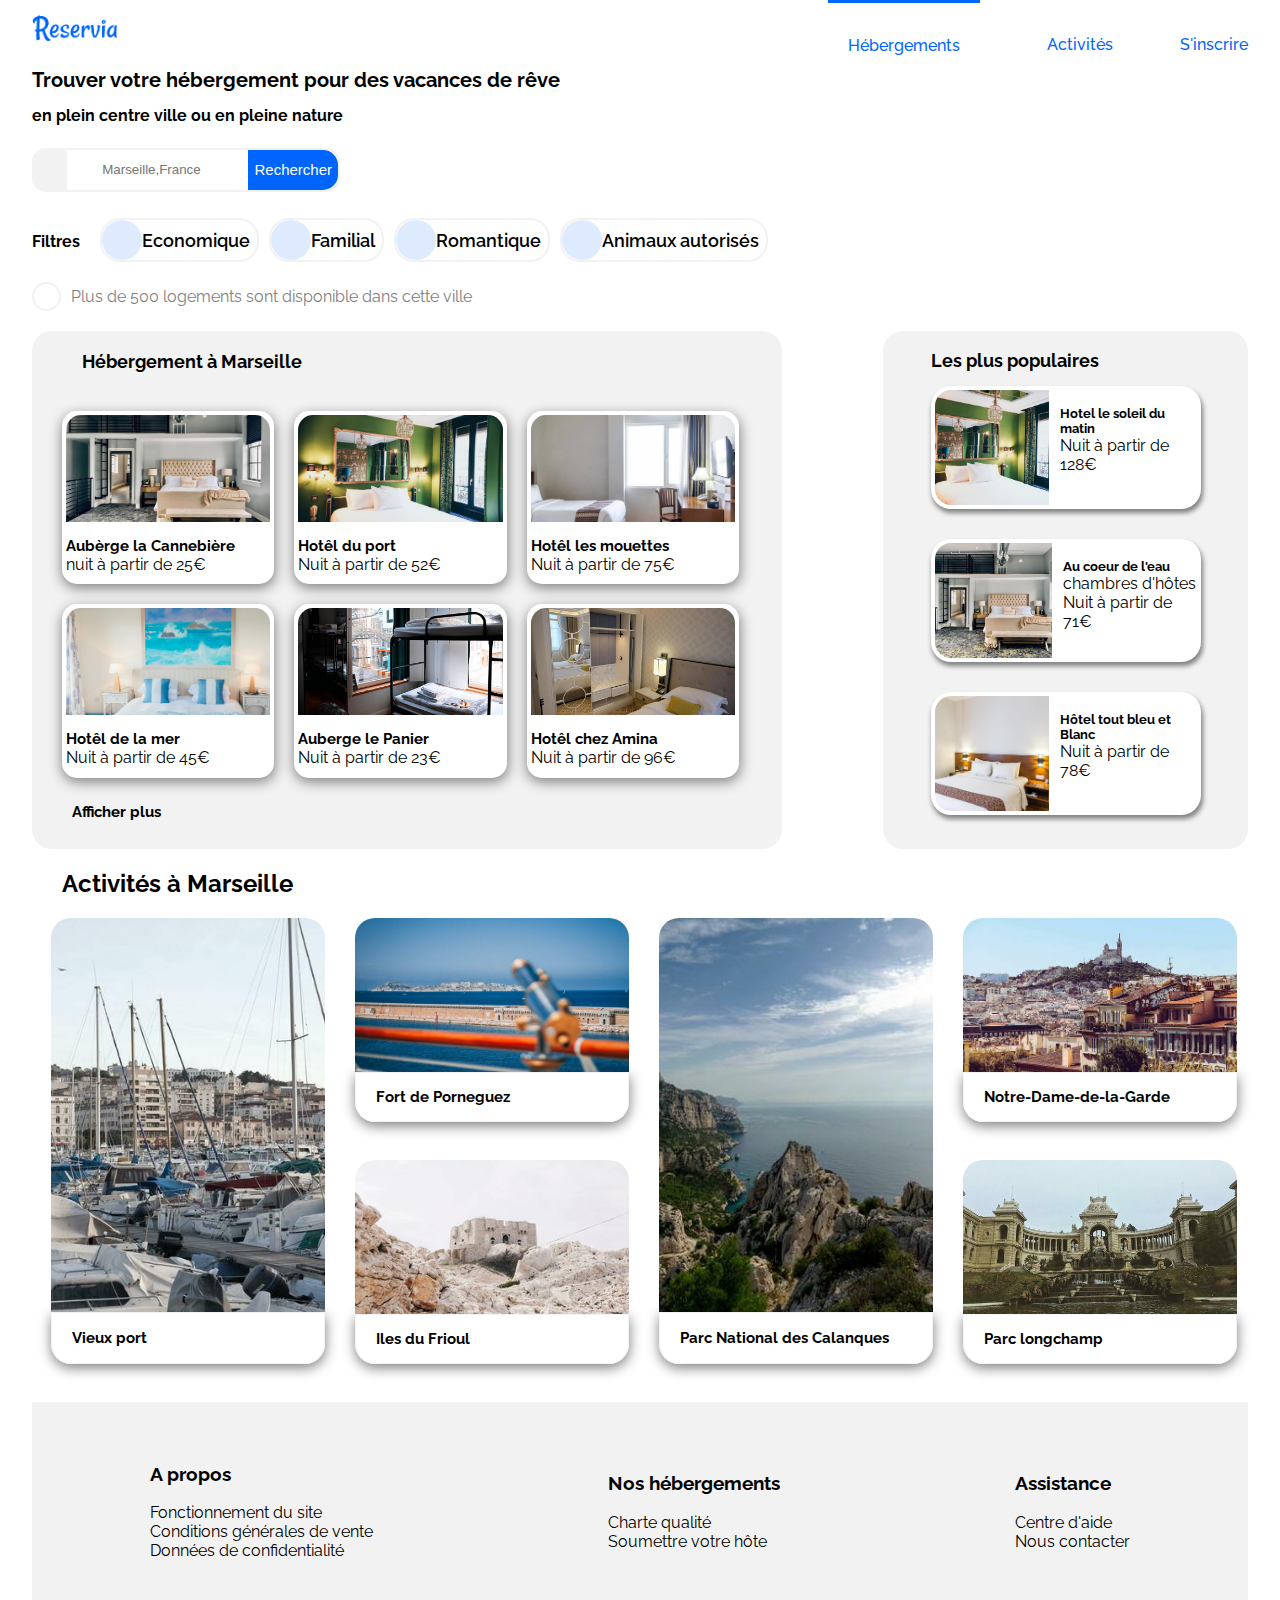
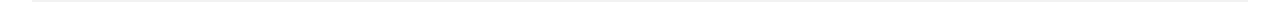
<file: index.html>
<!DOCTYPE html>

<html lang="fr">

<head>
    <meta charset="utf-8">
    <link rel="stylesheet" href="https://pro.fontawesome.com/releases/v5.10.0/css/all.css"
        integrity="sha384-AYmEC3Yw5cVb3ZcuHtOA93w35dYTsvhLPVnYs9eStHfGJvOvKxVfELGroGkvsg+p" crossorigin="anonymous" />
    <link rel="stylesheet" href="style.css">
    <link rel="preconnect" href="https://fonts.gstatic.com">
    <link href="https://fonts.googleapis.com/css2?family=Raleway:wght@100;200;300;400;500;600;700;800;900&display=swap"
        rel="stylesheet">
    <meta name="viewport" content="width=device-width, initial-scale=1.0">
    <title>Reservia</title>
</head>

<body>
    <div id="containerGeneral">
        <header class="header">
            <div class="logo">
                <img src="images/Reservia.png" class="logoImg" alt="logo" />
            </div>
            <a href="#middle" class="hebergement">Hébergements</a>
            <a href="#bot" class="activity_link">Activités</a>
            <a href="" class="signup">S'inscrire</a>
        </header>


        <div id="site-search">


            <h1 class="title">Trouver votre hébergement pour des vacances de rêve</h1>
            <span class="subTitle">en plein centre ville ou en pleine nature</span>


            <div class="search">

                <div class="icon-position"><i class="fas fa-map-marker-alt"></i></div><input type="search"
                    placeholder="Marseille,France" name="q" aria-label="Search through site content">

                <button class="button-search">Rechercher</button>
                <button class="button-search-mobile"><i class="fas fa-search"></i></button>
            </div>
        </div>




        <div class="filter">
            <div class="icon-menu-title bold">
                <h2>Filtres</h2>
            </div>
            <div class="filter-child">

                <div class="icon-menu border"><i class="fas fa-money-bill-wave"></i>
                    <span>Economique</span>
                </div>
                <div class="icon-menu border"><i class="fas fa-users"></i>
                    <span>Familial</span>
                </div>
                <div class="icon-menu border"><i class="fas fa-heart"></i>
                    <span>Romantique</span>
                </div>
                <div class="icon-menu border"><i class="fas fa-dog"></i>
                    <span>Animaux autorisés</span>
                </div>
            </div>
        </div>
        <div class="icon-blue"><i class="fas fa-info bord"></i>
            <span>Plus de 500 logements sont disponible dans cette
                ville</span>
        </div>

        <section>
            <a id="middle"></a>
            <div class="container-top">
                <div class="logement radius">
                    <div class="titleMenu">
                        <h2>Hébergement à Marseille</h2>
                    </div>

                    <div class="galerieMenu b">
                        <div class="galerie-top">
                            <a href=""><img src="images/chambre.jpg" alt="chambre d'hôtel"></a>
                            <h3>Aubèrge la Cannebière</h3>
                            <span>nuit à partir de 25€</span>
                            <div class="galerie-top-icon">
                                <i class="fas fa-star blue-star"></i>
                                <i class="fas fa-star blue-star"></i>
                                <i class="fas fa-star blue-star"></i>
                                <i class="fas fa-star blue-star"></i>
                                <i class="fas fa-star grey-star"></i>
                            </div>

                        </div>
                        <div class="galerie-top">
                            <a href=""><img src="images/ch2.jpg" alt="chambre d'hotêl"></a>
                            <h3>Hotêl du port</h3>
                            <span>Nuit à partir de 52€</span>
                            <div class="galerie-top-icon">
                                <i class="fas fa-star blue-star"></i>
                                <i class="fas fa-star blue-star"></i>
                                <i class="fas fa-star blue-star"></i>
                                <i class="fas fa-star blue-star"></i>
                                <i class="fas fa-star blue-star"></i>
                            </div>
                        </div>
                        <div class="galerie-top">
                            <a href=""><img src="images/ch3.jpg" alt="chambre d'hôtel"></a>
                            <h3>Hotêl les mouettes</h3>
                            <span>Nuit à partir de 75€</span>
                            <div class="galerie-top-icon">
                                <i class="fas fa-star blue-star"></i>
                                <i class="fas fa-star blue-star"></i>
                                <i class="fas fa-star blue-star"></i>
                                <i class="fas fa-star blue-star"></i>
                                <i class="fas fa-star grey-star"></i>
                            </div>
                        </div>
                        <div class="galerie-top">
                            <a href=""><img src="images/hotelMer.jpg" alt="chambre d'hotêl"></a>
                            <h3>Hotêl de la mer</h3>
                            <span>Nuit à partir de 45€</span>
                            <div class="galerie-top-icon">
                                <i class="fas fa-star blue-star"></i>
                                <i class="fas fa-star blue-star"></i>
                                <i class="fas fa-star blue-star"></i>
                                <i class="fas fa-star grey-star"></i>
                                <i class="fas fa-star grey-star"></i>
                            </div>
                        </div>
                        <div class="galerie-top">
                            <a href=""><img src="images/ch5.jpg" alt="chambre d'hôtel"></a>
                            <h3>Auberge le Panier</h3>
                            <span>Nuit à partir de 23€</span>
                            <div class="galerie-top-icon">
                                <i class="fas fa-star blue-star"></i>
                                <i class="fas fa-star blue-star"></i>
                                <i class="fas fa-star blue-star"></i>
                                <i class="fas fa-star blue-star"></i>
                                <i class="fas fa-star grey-star"></i>
                            </div>
                        </div>
                        <div class="galerie-top">
                            <a href=""><img src="images/ch7.jpg" alt="chambre d'hôtel"></a>
                            <h3>Hotêl chez Amina</h3>
                            <span>Nuit à partir de 96€</span>
                            <div class="galerie-top-icon">
                                <i class="fas fa-star blue-star"></i>
                                <i class="fas fa-star blue-star"></i>
                                <i class="fas fa-star blue-star"></i>
                                <i class="fas fa-star blue-star"></i>
                                <i class="fas fa-star blue-star"></i>
                            </div>
                        </div>
                    </div>
                    <div class="show b">
                        <h3>Afficher plus</h3>
                    </div>

                </div>
                <div class="container-top-right b radius">
                    <div class="containerLogement">
                        <div class="title-populaire">
                            <h2>Les plus populaires</h2>
                            <i class="fas fa-chart-line"></i>
                        </div>
                        <div class="logement-top-right radius">
                            <a href=""><img src="images/ch2.jpg" alt="chambre d'hotêl"></a>
                            <div class="topRightSpan">
                                <h3>Hotel le soleil du matin</h3>
                                <span>Nuit à partir de 128€</span>
                                <div class="galerie-top-icon">
                                    <i class="fas fa-star blue-star"></i>
                                    <i class="fas fa-star blue-star"></i>
                                    <i class="fas fa-star blue-star"></i>
                                    <i class="fas fa-star blue-star"></i>
                                    <i class="fas fa-star blue-star"></i>
                                </div>
                            </div>
                        </div>
                        <div class="logement-top-right radius">
                            <a href=""><img src="images/chambreHote.jpg" alt="chambre d'hotêl"></a>
                            <div class="topRightSpan">
                                <h3>Au coeur de l'eau</h3>
                                <span>chambres d'hôtes</span>
                                <span>Nuit à partir de 71€</span>
                                <div class="galerie-top-icon">
                                    <i class="fas fa-star blue-star"></i>
                                    <i class="fas fa-star blue-star"></i>
                                    <i class="fas fa-star blue-star"></i>
                                    <i class="fas fa-star blue-star"></i>
                                    <i class="fas fa-star grey-star"></i>
                                </div>
                            </div>
                        </div>
                        <div class="logement-top-right radius">
                            <a href=""><img src="images/hotelBleu.jpg" alt="hotêl"></a>
                            <div class="topRightSpan">
                                <h3>Hôtel tout bleu et Blanc</h3>
                                <span>Nuit à partir de 78€</span>
                                <div class="galerie-top-icon">
                                    <i class="fas fa-star blue-star"></i>
                                    <i class="fas fa-star blue-star"></i>
                                    <i class="fas fa-star blue-star"></i>
                                    <i class="fas fa-star blue-star"></i>
                                    <i class="fas fa-star grey-star"></i>
                                </div>
                            </div>
                        </div>
                    </div>
                </div>
            </div>
        </section>
        <section>
            <a id="bot"></a>
            <div class="activity">
                <h2>Activités à Marseille</h2>
            </div>

            <div class="container-middle b">

                <div class="largePicture">
                    <a href=""><img src="images/port.jpg" alt="port"></a>
                    <div class="activity-title">
                        <h3>Vieux port</h3>
                    </div>
                </div>
                <div class="smallPicture">
                    <div class="childSmallPicture">
                        <a href=""><img src="images/ile.jpg" alt="île"></a>
                        <div class="activity-title-column">
                            <h3>Fort de Porneguez</h3>
                        </div>
                    </div>

                    <div class="childSmallPicture">
                        <img src="images/fort.jpg" alt="fort ">
                        <div class="activity-title-column">
                            <h3>Iles du Frioul</h3>
                        </div>
                    </div>
                </div>
                <div class="largePicture">
                    <img src="images/montagne.jpg" alt="montagne">
                    <div class="activity-title">
                        <h3>Parc National des Calanques</h3>
                    </div>
                </div>
                <div class="smallPicture">

                    <div class="childSmallPicture">
                        <div class="small-picture">
                            <a href=""><img src="images/NotreDame.jpg" alt="Notre Dame"></a>
                            <div class="activity-title-column">
                                <h3>Notre-Dame-de-la-Garde</h3>
                            </div>
                        </div>
                    </div>
                    <div class="childSmallPicture">
                        <div class="small-picture">
                            <a href=""><img src="images/lena.jpg" alt="photo"></a>
                            <div class="activity-title-column">
                                <h3>Parc longchamp</h3>
                            </div>
                        </div>

                    </div>
                </div>
            </div>
        </section>
        <footer>
            <div class="container-bottom">
                <div class="content-bottom">
                    <h3><a href="#">A propos</a></h3>
                    <span><a href="#">Fonctionnement du site</a></span>
                    <span><a href="#">Conditions générales de vente</a></span>
                    <span><a href="#">Données de confidentialité</a></span>
                </div>
                <div class="content-bottom">
                    <h3><a href="#">Nos hébergements</a></h3>
                    <span><a href="#">Charte qualité</a></span>
                    <span><a href="#">Soumettre votre hôte</a></span>
                </div>
                <div class="content-bottom">
                    <h3><a href="#">Assistance</a></h3>
                    <span><a href="#">Centre d'aide</a></span>
                    <span><a href="#">Nous contacter</a></span>
                </div>

            </div>

        </footer>

    </div>
</body>

</html>
</file>
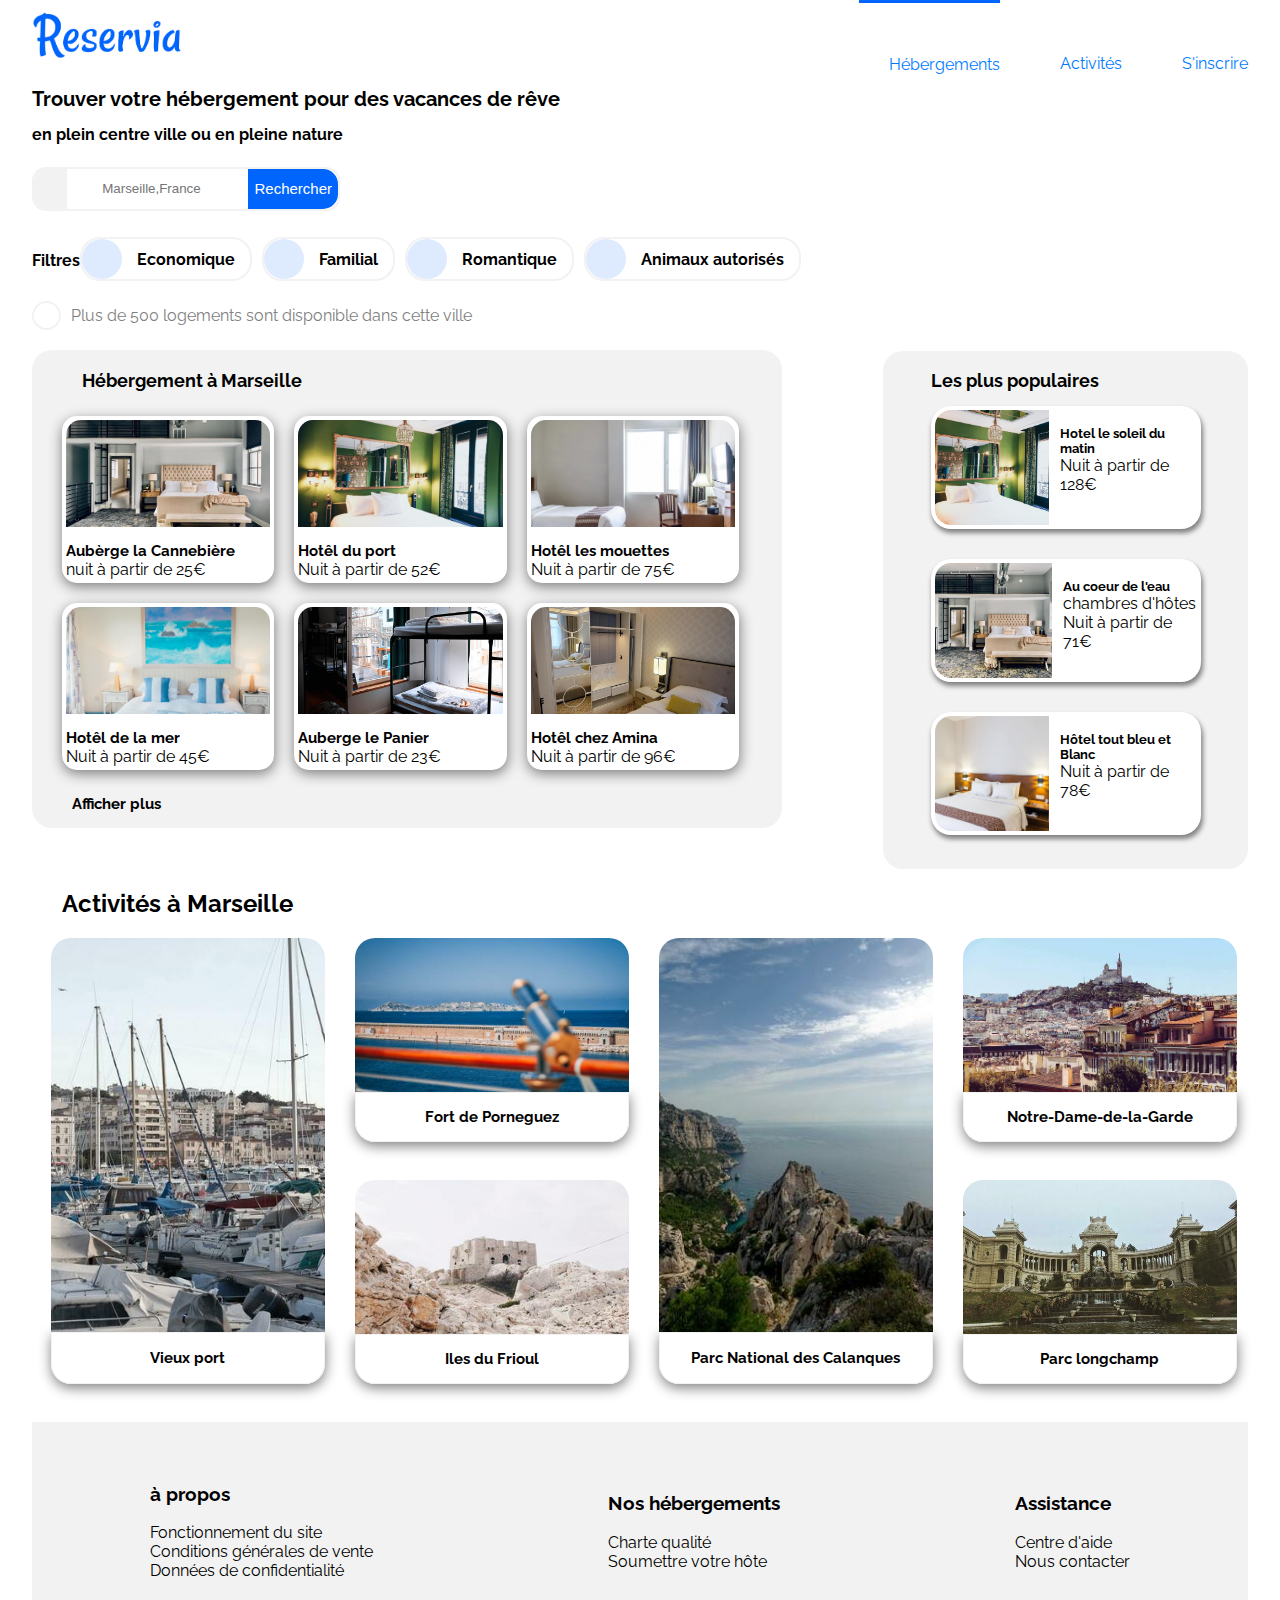
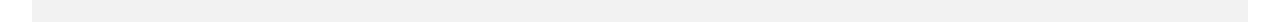
<file: P2_Vicente_Francis/index.html>
<!DOCTYPE html>

<html>

<head>
    <meta charset="utf-8">
    <link rel="stylesheet" href="https://pro.fontawesome.com/releases/v5.10.0/css/all.css"
        integrity="sha384-AYmEC3Yw5cVb3ZcuHtOA93w35dYTsvhLPVnYs9eStHfGJvOvKxVfELGroGkvsg+p" crossorigin="anonymous" />
    <link rel="stylesheet" href="style.css">
    <link rel="preconnect" href="https://fonts.gstatic.com">
    <link href="https://fonts.googleapis.com/css2?family=Raleway:wght@100;200;300;400;500;600;700;800;900&display=swap"
        rel="stylesheet">
    <meta name="viewport" content="width=device-width, initial-scale=1.0">
    <title>Reservia</title>
</head>

<body>
    <div id="containerGeneral">
        <header class="header">
            <div class="logo">
                <img src="images/Reservia.png" class="logoImg" alt="logo" />

                <div class="signUpMobile">
                    <a href="">S'inscrire</a>
                </div>
            </div>
            <nav>
                <a href="" class="borderline">Hébergements</a>
                <a href="" class="borderline_mobile">Hébergements</a>
                <a href="" class="activity">Activités</a>
                <a href="" class="signUp">S'inscrire</a>
            </nav>
        </header>


        <div id="site-search">
        

            <h1 class="title">Trouver votre hébergement pour des vacances de rêve</h1>
            <span class="subTitle">en plein centre ville ou en pleine nature</span>


            <div class="search">
               
                <div class="icon-position"><i class="fas fa-map-marker-alt"></i></div><input type="search"
                   placeholder="Marseille,France" name="q" aria-label="Search through site content">
            
                <button class="button-search">Rechercher</button>
                <button class="button-search-mobile"><i class="fas fa-search"></i></button>
            </div>
        </div>




        <div class="filter">
            <div class="icon-menu-title bold">
                <h2>Filtres</h2>
            </div>
            <div class="filter-child">
                
                <div class="icon-menu border"><i class="fas fa-money-bill-wave"></i>
                    <h4>Economique</h4>
                </div>
                <div class="icon-menu border"><i class="fas fa-users"></i>
                    <h4>Familial</h4>
                </div>
                <div class="icon-menu border"><i class="fas fa-heart"></i>
                    <h4>Romantique</h4>
                </div>
                <div class="icon-menu border"><i class="fas fa-dog"></i>
                    <h4>Animaux autorisés</h4>
                </div>
            </div>
        </div>
        <div class="icon-blue"><i class="fas fa-info bord"></i>
            <span>Plus de 500 logements sont disponible dans cette
                ville</span>
        </div>

        <section>
            <div class="container-top">
                <div class="logement radius">
                    <div class="titleMenu">
                        <h2>Hébergement à Marseille</h2>
                    </div>

                    <div class="galerieMenu b">
                        <div class="galerie-top">
                            <a href=""><img src="images/chambre.jpg" alt="chambre"></a>
                            <h3>Aubèrge la Cannebière</h3>
                            <span>nuit à partir de 25€</span>
                            <div class="galerie-top-icon">
                                <i class="fas fa-star blue-star"></i>
                                <i class="fas fa-star blue-star"></i>
                                <i class="fas fa-star blue-star"></i>
                                <i class="fas fa-star blue-star"></i>
                                <i class="fas fa-star"></i>
                            </div>

                        </div>
                        <div class="galerie-top">
                            <a href=""><img src="images/ch2.jpg" alt="chambre"></a>
                            <h3>Hotêl du port</h3>
                            <span>Nuit à partir de 52€</span>
                            <div galerie-top-icon>
                                <i class="fas fa-star blue-star"></i>
                                <i class="fas fa-star blue-star"></i>
                                <i class="fas fa-star blue-star"></i>
                                <i class="fas fa-star blue-star"></i>
                                <i class="fas fa-star blue-star"></i>
                            </div>
                        </div>
                        <div class="galerie-top">
                            <a href=""><img src="images/ch3.jpg" alt="chambre"></a>
                            <h3>Hotêl les mouettes</h3>
                            <span>Nuit à partir de 75€</span>
                            <div class="galerie-top-icon">
                                <i class="fas fa-star blue-star"></i>
                                <i class="fas fa-star blue-star"></i>
                                <i class="fas fa-star blue-star"></i>
                                <i class="fas fa-star blue-star"></i>
                                <i class="fas fa-star"></i>
                            </div>
                        </div>
                        <div class="galerie-top">
                            <a href=""><img src="images/hotelMer.jpg" alt="chambre"></a>
                            <h3>Hotêl de la mer</h3>
                            <span>Nuit à partir de 45€</span>
                            <div class="galerie-top-icon">
                                <i class="fas fa-star blue-star"></i>
                                <i class="fas fa-star blue-star"></i>
                                <i class="fas fa-star blue-star"></i>
                                <i class="fas fa-star"></i>
                                <i class="fas fa-star"></i>
                            </div>
                        </div>
                        <div class="galerie-top">
                            <a href=""><img src="images/ch5.jpg" alt="chambre"></a>
                            <h3>Auberge le Panier</h3>
                            <span>Nuit à partir de 23€</span>
                            <div class="galerie-top-icon">
                                <i class="fas fa-star blue-star"></i>
                                <i class="fas fa-star blue-star"></i>
                                <i class="fas fa-star blue-star"></i>
                                <i class="fas fa-star blue-star"></i>
                                <i class="fas fa-star"></i>
                            </div>
                        </div>
                        <div class="galerie-top">
                            <a href=""><img src="images/ch7.jpg" alt="chambre"></a>
                            <h3>Hotêl chez Amina</h3>
                            <span>Nuit à partir de 96€</span>
                            <div class="galerie-top-icon">
                                <i class="fas fa-star blue-star"></i>
                                <i class="fas fa-star blue-star"></i>
                                <i class="fas fa-star blue-star"></i>
                                <i class="fas fa-star blue-star"></i>
                                <i class="fas fa-star blue-star"></i>
                            </div>
                        </div>
                    </div>
                    <div class="show b">
                        <h3>Afficher plus</h3>
                    </div>

                </div>
                <div class="container-top-right b radius">
                    <div class="containerLogement">
                        <div class="title-populaire">
                            <h2>Les plus populaires</h2>
                            <i class="fas fa-chart-line"></i>
                        </div>
                        <div class="logement-top-right radius">
                            <a href=""><img src="images/ch2.jpg" alt="chambre"></a>
                            <div class="topRightSpan">
                                <h3>Hotel le soleil du matin</h3>
                                <span>Nuit à partir de 128€</span>
                                <div galerie-top-icon>
                                    <i class="fas fa-star blue-star"></i>
                                    <i class="fas fa-star blue-star"></i>
                                    <i class="fas fa-star blue-star"></i>
                                    <i class="fas fa-star blue-star"></i>
                                    <i class="fas fa-star blue-star"></i>
                                </div>
                            </div>
                        </div>
                        <div class="logement-top-right radius">
                           <a href=""><img src="images/chambreHote.jpg" alt="chambre"></a>
                            <div class="topRightSpan">
                                <h3>Au coeur de l'eau</h3>
                                <span>chambres d'hôtes</span>
                                <span>Nuit à partir de 71€</span>
                                <div galerie-top-icon>
                                    <i class="fas fa-star blue-star"></i>
                                    <i class="fas fa-star blue-star"></i>
                                    <i class="fas fa-star blue-star"></i>
                                    <i class="fas fa-star blue-star"></i>
                                    <i class="fas fa-star"></i>
                                </div>
                            </div>
                        </div>
                        <div class="logement-top-right radius">
                            <a href=""><img src="images/hotelBleu.jpg" alt="hotêl"></a>
                            <div class="topRightSpan">
                                <h3>Hôtel tout bleu et Blanc</h3>
                                <span>Nuit à partir de 78€</span>
                                <div galerie-top-icon>
                                    <i class="fas fa-star blue-star"></i>
                                    <i class="fas fa-star blue-star"></i>
                                    <i class="fas fa-star blue-star"></i>
                                    <i class="fas fa-star blue-star"></i>
                                    <i class="fas fa-star"></i>
                                </div>
                            </div>
                        </div>
                    </div>
                </div>
            </div>
        </section>
        <section>
            <div class="activity">
                <h2>Activités à Marseille</h2>
            </div>

            <div class="container-middle b">

                <div class="largePicture">
                    <a href=""><img src="images/port.jpg" alt="port"></a>
                    <div class="activity-title">
                        <h3>Vieux port</h3>
                    </div>
                </div>
                <div class="smallPicture">
                    <div class="childSmallPicture">
                        <a href=""><img src="images/ile.jpg" alt="île"></a>
                        <div class="activity-title-column">
                            <h3>Fort de Porneguez</h3>
                        </div>
                    </div>

                    <div class="childSmallPicture">
                        <img src="images/fort.jpg" alt="fort ">
                        <div class="activity-title-column">
                            <h3>Iles du Frioul</h3>
                        </div>
                    </div>
                </div>
                <div class="largePicture">
                    <img src="images/montagne.jpg" alt="montagne">
                    <div class="activity-title">
                        <h3>Parc National des Calanques</h3>
                    </div>
                </div>
                <div class="smallPicture">

                    <div class="childSmallPicture">
                        <div class="small-picture">
                            <a href=""><img src="images/NotreDame.jpg" alt="Notre Dame"></a>
                            <div class="activity-title-column">
                                <h3>Notre-Dame-de-la-Garde</h3>
                            </div>
                        </div>
                    </div>
                    <div class="childSmallPicture">
                        <div class="small-picture">
                            <a href=""><img src="images/lena.jpg" alt="photo"></a>
                            <div class="activity-title-column">
                                <h3>Parc longchamp</h3>
                            </div>
                        </div>

                    </div>
                </div>
        </section>
        <footer>
            <div class="container-bottom">
                <div class="content-bottom">
                    <h3>à propos</h3>
                    <span>Fonctionnement du site</span>
                    <span>Conditions générales de vente</span>
                    <span>Données de confidentialité</span>
                </div>
                <div class="content-bottom">
                    <h3>Nos hébergements</h3>
                    <span>Charte qualité</span>
                    <span>Soumettre votre hôte</span>
                </div>
                <div class="content-bottom">
                    <h3>Assistance</h3>
                    <span>Centre d'aide</span>
                    <span>Nous contacter</span>
                </div>

            </div>


        </footer>

    </div>
</body>

</html>
</file>
<file: style.css>
body, html {
    width: 100%;
    font-family: 'Open Sans', sans-serif;
    font-family: 'Raleway', sans-serif;
    margin: 0;
    padding: 0;
    display: flex;
    justify-content: center;
}

#containerGeneral {
    width: 100%;
    max-width: 1280px;
    box-sizing: border-box;
    padding: 0px 2rem;
}

#containerGeneral h2 {
    max-width: 2000px;
}

.logo {
    display: flex;
    align-items: center;
    flex-basis: 60%;
    order: 0;
}

.logoImg {
    height: 40px;
}

.header {
    display: flex;
    align-items: center;
    justify-content: space-between;
}

.header a {
    color: #0065FC;
    font-weight: 500;
}

a {
    text-decoration: none;
    color: black;
}

.signup {
    padding-top: 33px;
    order: 1;
}

.hebergement {
    border-top: 3px solid #0065FC;
    margin-left: 0px;
    padding-left: 20px;
    padding-right: 20px;
    padding-top: 33px;
}

.icon-position {
    text-align: center;
    background-color: #F2F2F2;
    width: 75px;
    height: 40px;
    border-radius: 12px 0px 0px 12px;
    display: flex;
    justify-content: center;
    align-items: center;
}

#site-search {
    height: 40px;
    outline: none;
    font-family: 'Raleway', sans-serif;
    font-weight: bold;
    width: 100%;
}

#site-search input {
    height: 40px;
    text-align: center;
    border: hidden;
}

.search {
    display: flex;
    align-items: center;
    border: solid 2px #F2F2F2;
    width: 25%;
    margin-top: 23px;
    border-radius: 14px;
}

.search button {
    width: 90px;
    height: 40px;
    border-radius: 0px 15px 15px 0px;
    text-decoration: none;
    border: none;
    color: white;
    font-size: 15px;
}

.titleMenu h2 {
    margin-left: 30px;
    margin-top: 20px;
}

.title-populaire {
    display: flex;
    align-items: center;
    justify-content: space-between;
}

.activity_link
{
    padding-top: 33px;
}
.activity h2 {
    margin-left: 30px;
}

.title {
    font-size: 20px;
}

.search h1 {
    font-size: 25px;
}

button {
    border-radius: 25px;
    background-color: #0065FC;
}

.filter {
    display: flex;
    margin-top: 110px;
}

.filter-child {
    display: flex;
    flex-direction: row;
    margin-left: 20px;
}

.filter i {
    background-color: white;
    width: 40px;
    height: 40px;
    border-radius: 20px;
    text-align: center;
    display: flex;
    justify-content: center;
    align-items: center;
    color: #0065FC;
    background-color: #DEEBFF;
}

.filter span {
    font-size: 18px;
    font-weight: 600;
}

.icon-menu {
    display: flex;
    justify-content: center;
    align-items: center;
    height: 40px;
    border-radius: 20px;
}

.icon-menu:hover {
    background-color: #DEEBFF;
    transition: 0.5s;
    height: 50px;
}

.icon-menu-title h2 {
    font-size: 16px;
}

.icon-menu h4 {
    margin-left: 15px;
    margin-right: 15px;
}

.logement {
    display: flex;
    flex-wrap: wrap;
    background-color: #F2F2F2;
    padding-left: 20px;
    width: 60%;
}

.logement img {
    display: flex;
    flex-wrap: wrap;
    width: 100%;
    height: 107px;
    object-fit: cover;
    border-radius: 15px 15px 0px 0px;
}

.button-search-mobile {
    display: none;
}

.container-top {
    display: flex;
    justify-content: space-between;
}

.container-top h3 {
    font-size: 30px;
}

.container-top h2 {
    font-size: 18px;
}

.galerieMenu {
    display: flex;
    flex-wrap: wrap;
    flex-direction: row;
}

.galerie-top {
    border-radius: 15px;
    padding: 4px;
    background-color: white;
    box-shadow: 0.4px 4px 13px 0px grey;
    margin: 10px;
    width: 28%;
}

.galerie-top h3 {
    margin-bottom: 0px;
}

.show {
    margin-left: 20px;
}

.b h3 {
    font-size: 15px;
}

.blue-star {
    color: #007bff;
}

.grey-star {
    color: #F2F2F2;
}

.bord {
    border: 2px solid #F2F2F2;
}

.radius {
    border-radius: 20px;
}

.galerie-top span {
    display: flex;
}

.galerie-top-icon {
    display: flex;
}

.galerie-top i {
    font-size: 14px;
}

.titleMenu h3 {
    font-size: 20px;
}

.container-top-right {
    display: flex;
    flex-direction: column;
    align-items: center;
    background-color: #F2F2F2;
    width: 30%;
}

.container-top-right img {
    width: 100%;
    height: 115px;
    border-radius: 20px 0px 0px 20px;
    padding: 4px;
    object-fit: cover;
}

.logement-top-right a {
    width: 45%;
    height: 123px;
}

.logement-top-right {
    display: flex;
    background-color: white;
    border-radius: 20px 20px 20px 20px;
    box-shadow: 1.4px 4px 5px 0px grey;
    width: 270px;
    margin-bottom: 30px;
}

.logement-top-right h3 {
    margin-top: 0px;
    margin-bottom: 0px;
    font-size: 13px;
}

.logement-top-right i {
    font-size: 14px;
}

.topRightSpan {
    display: flex;
    flex-direction: column;
    margin-top: 20px;
    margin-left: 15px;
}

.containerLogement {
    display: flex;
    flex-direction: column;
    justify-content: center;
    padding: 4px 20px;
}

.icon-blue {
    display: flex;
    align-items: center;
    margin-bottom: 20px;
}

.icon-blue span {
    margin-left: 10px;
    color: grey;
}

.icon-blue i {
    width: 25px;
    height: 25px;
    border-radius: 20px;
    color: #0065FC;
    text-align: center;
    align-items: center;
    display: flex;
    justify-content: center;
}

.container-middle {
    display: flex;
    width: 100%;
    justify-content: center;
    justify-content: space-around;
}

.largePicture {
    width: 274px;
    border-radius: 5px;
    margin: 0px 7px;
}

.largePicture img {
    width: 100%;
    height: 394px;
    object-fit: cover;
    border-radius: 20px 20px 0px 0px;
}

.smallPicture {
    border-radius: 4px;
}

.smallPicture img {
    display: flex;
    width: 274px;
    height: 154px;
    object-fit: cover;
    border-radius: 20px 20px 0px 0px;
}

.activity-title {
    display: flex;
    height: 50px;
    align-items: center;
    margin-top: -4px;
    border: 1px solid #F2F2F2;
    border-radius: 0px 0px 20px 20px;
    box-shadow: 0.4px 4px 13px 0px grey;
}

.activity-title h3 {
    margin-left: 20px;
}

.activity-title-column {
    border: 1px solid #F2F2F2;
    border-radius: 0px 0px 20px 20px;
    box-shadow: 0.4px 4px 13px 0px grey;
}

.activity-title-column h3 {
    margin-left: 20px;
}

.childSmallPicture {
    margin-bottom: 38px;
}

footer {
    width: 100%;
    height: 200px;
    background-color: #F2F2F2;
    bottom: 0;
}

.container-bottom {
    display: flex;
    justify-content: space-around;
    height: 100%;
    align-items: center;
}

.content-bottom {
    display: flex;
    flex-direction: column;
}

.border {
    border: 2px solid #F2F2F2;
    margin-right: 10px;
    margin-bottom: 20px;
    padding-right: 7px;
}

@media screen and (max-width: 576px) {

    .header
    {
        padding-top: 15px;
    }
    .header a {
        text-align: center;
        padding-bottom: 15px;
        padding-left: 0px;
        padding-right: 0px;
        padding-top: 14px;
    }
    .signup {
        margin: 0px;
    }
    #containerGeneral {
        margin: 0;
        padding: 0 1rem;
    }
    #containerGeneral h2 {
        font-size: 18px;
    }
    .test {
        display: flex;
        flex-direction: column;
        justify-content: center;
    }
    nav {
        justify-content: center;
        border-bottom: 3px solid #0065FC;
        padding-bottom: 10px;
    }
    nav a {
        color: #0065FC;
    }
    .hebergement {
        border-bottom: 3px solid #007bff;
        order: 2;
        width: 50%;
        border-top: none;
    }
    .activity_link {
        width: 50%;
        order: 3;
        border-bottom: 3px solid rgba(204, 204, 204, 0.514);
    }
    .link {
        border: none;
    }
    .link a {
        font-size: 13px;
    }
    .filter {
        flex-direction: column;
        align-items: baseline;
        margin-top: 20px;
        margin-left: 20px;
    }
    .filter span {
        font-size: 17px;
    }
    .filter-child {
        display: flex;
        align-items: baseline;
        flex-wrap: wrap;
        margin: 0px;
    }
    #site-search {
        height: 50px;
        flex-direction: column;
        justify-content: center;
        margin: 0px;
        border: hidden;
    }
    #site-search input {
        width: 70%;
    }
    .subTitle {
        margin-left: 20px;
    }
    .button-search {
        display: none;
    }
    .button-search-mobile {
        display: flex;
        justify-content: center;
        align-items: center;
        border: 1px solid #ccc;
    }
    .search button {
        border-radius: 15px 15px 15px 15px;
        width: 70px;
        height: 52px;
        margin: 0px;
    }
    .icon-position {
        width: 75px;
        height: 50px;
        margin: 0px;
    }
    .icon-position i {
        font-size: 20px;
    }
    .title {
        font-size: 18px;
        margin-left: 20px;
        margin-right: 30px;
    }
    .search {
        justify-content: center;
        margin-top: 30px;
        width: 100%;
        height: 50px;
    }
    .search span {
        font-size: 20px;
    }
    .Fort {
        width: 400px;
        height: 300px;
        padding: 20px;
    }
    .smallPicture img {
        width: 100%;
    }
    .smallPicture {
        width: 100%;
        margin: 0;
    }
    .largePicture {
        width: 100%;
        height: 300px;
        margin-bottom: 7px;
    }
    .logo {
        display: flex;
        align-items: center;
        justify-content: space-around;
        flex-basis: 35%;
    }
    .logo img {
        object-fit: contain;
        width: 100%;
        margin: 0px;
    }
    .container-top {
        flex-direction: column;
        align-items: center;
        flex-direction: column-reverse;
    }
    .logement {
        width: 100%;
        flex-direction: column;
        background-color: white;
        padding: 0px;
    }
    .logement-top-right .topRightSpan h3 {
        font-size: 13px;
    }
    .logement-top-right .topRightSpan span {
        font-size: 13px;
    }
    .container-top h3 {
        font-size: 18px;
    }
    .container-top span {
        font-size: 18px;
    }
    .container-top-right {
        width: 100%;
        height: 600px;
        margin: 0;
    }
    .container-top-right img {
        width: 100%;
        height: 115px;
        padding-left: 4px;
        padding-right: 4px;
    }
    .logement img {
        width: 100%;
    }
    .largePicture img {
        width: 100%;
        height: 260px;
    }
    .largePicture {
        margin: 0;
    }
    .galerieMenu {
        flex-direction: column;
        align-items: center;
    }
    .galerie-top {
        margin: 0px;
    }
    .container-bottom {
        flex-direction: column;
        text-align: center;
    }
    .container-middle {
        flex-direction: column;
        align-items: center;
    }
    .container-middle h3 {
        font-size: 20px;
    }
    .childSmallPicture {
        margin-top: 30px;
    }
    .radius {
        border-radius: 20px 20px 20px 20px;
    }
    .show {
        width: 100%;
        margin: 0;
    }
    .show h3 {
        margin-left: 30px;
    }
    footer {
        display: flex;
        justify-content: center;
        height: 310px;
    }
}

@media screen and (max-width: 992px) {
    #containerGeneral h2 {
        font-size: 18px;
    }
    .header a {
        font-size: 13px;
    }
    .galerie-top {
        width: 92%;
    }
    .test {
        display: flex;
        flex-direction: column;
        justify-content: center;
    }
    .header {
        flex-wrap: wrap;
    }
    .hebergement {
        padding-right: 0px;
        padding-left: 0px;
    }
    .signup a {
        padding-top: 33px;
        padding: 0px;
    }
    .filter {
        flex-direction: column;
        align-items: baseline;
        margin-top: 0px;
    }
    .filter-child {
        display: flex;
        flex-wrap: wrap;
        align-items: baseline;
        margin-left: 0px;
    }
    .filter-child h4 {
        font-size: 13px;
    }
    .filter-child :nth-child(2) {
        order: 3;
    }
    .filter-child :nth-child(4) {
        order: 5;
    }
    #site-search {
        display: flex;
        height: 200px;
        flex-direction: column;
        justify-content: center;
    }
    #site-search input {
        height: 50px;
        font-size: 20px;
    }
    .button-search {
        display: none;
    }
    .button-search-mobile {
        display: flex;
        justify-content: center;
        align-items: center;
        border: 1px solid #ccc;
    }
    .search {
        margin-top: 30px;
        border-radius: 18px;
        width: 100%;
        justify-content: space-between;
    }
    .search button {
        border-radius: 15px 15px 15px 15px;
        width: 70px;
        height: 50px;
    }
    .icon-position {
        width: 70px;
        height: 50px;
        border: 1px solid #ccc;
    }
    .icon-position i {
        font-size: 20px;
    }
    .title {
        font-size: 18px;
    }
    .search span {
        font-size: 20px;
    }
    .Fort {
        width: 400px;
        height: 300px;
        padding: 20px;
    }
    .smallPicture img {
        width: 100%;
        height: 200px;
    }
    .smallPicture {
        width: 100%;
        margin-right: 0px;
        margin-bottom: 0;
    }
    .largePicture {
        width: 100%;
        height: 263px;
    }
    .logo {
        flex-basis: 40%;
        
    }
    .logoImg img {
        object-fit: contain;
        margin-right: 110px;
        width: 100%;
    }
    header a {
        font-size: 30px;
        font-weight: bold;
    }
    .container-top {
        flex-direction: column;
        align-items: center;
        flex-direction: column-reverse;
    }
    .logement {
        width: 100%;
        flex-direction: column;
        background-color: white;
        padding: 0px;
    }
    .container-top h3 {
        font-size: 18px;
    }
    .container-top span {
        font-size: 18px;
    }
    .container-top-right {
        width: 100%;
        height: 530px;
        margin: 0;
    }
    .container-top-right img {
        height: 115px;
    }
    .logement-top-right {
        width: 96%;
    }
    .logement img {
        width: 100%;
    }
    .largePicture img {
        width: 100%;
        height: 200px;
    }
    .largePicture {
        margin-right: 0;
    }
    .galerieMenu {
        flex-direction: column;
        align-items: center;
    }
    .galerie-top {
        margin-bottom: 20px;
    }
    .container-bottom {
        flex-direction: column;
        text-align: center;
    }
    .container-middle {
        flex-direction: column;
        align-items: center;
    }
    .container-middle h3 {
        font-size: 20px;
    }
    .childSmallPicture {
        margin-top: 30px;
    }
    .radius {
        border-radius: 20px 20px 20px 20px;
    }
    .show {
        width: 100%;
        margin: 0;
    }
    .show h3 {
        margin-left: 30px;
    }
    footer {
        display: flex;
        justify-content: center;
        height: 310px;
    }
}
</file>
<file: P2_Vicente_Francis/style.css>
body, html {
    width: 100%;
    font-family: 'Open Sans', sans-serif;
    font-family: 'Raleway', sans-serif;
    margin: 0;
    padding: 0;
    display: flex;
    justify-content: center;
}

#containerGeneral {
    width: 100%;
    max-width: 1280px;
    box-sizing: border-box;
    padding: 0px 2rem;
}

#containerGeneral h2 {
    
    max-width: 2000px;
}



.logoImg {
    height: 70px;
}

.header {
    display: flex;
    align-items: center;
}

.signUpMobile {
    display: none;
}

nav {
    display: flex;
    align-items: center;
    justify-content: flex-end;
    width: 100%;
}

nav a {
    text-decoration: none;
    border-top: 3px solid transparent;
    padding-top: 50px;
    margin-left: 60px;
    color: #007bff;
    ;
}

.link a {
    font-size: 16px;
    margin-top: 0;
    padding-left: 20px;
    padding-right: 20px;
}

.borderline {
    border-top: 3px solid #0065FC;
    padding-top: 52px;
    padding-left: 30px;
}

.borderline_mobile {
    display: none;
}

.icon-position {
    text-align: center;
    background-color: #F2F2F2;
    width: 75px;
    height: 40px;
    border-radius: 12px 0px 0px 12px;
    display: flex;
    justify-content: center;
    align-items: center;
}

#site-search {
    height: 40px;
    outline: none;
    font-family: 'Raleway', sans-serif;
    font-weight: bold;
    width: 100%;
}

#site-search input {
    height: 40px;
    text-align: center;
    border: hidden;
}


.search {
    display: flex;
    align-items: center;
    border: solid 2px #F2F2F2;
    width: 25%;
    margin-top: 23px;
    border-radius: 14px;
}

.search button {
    width: 90px;
    height: 40px;
    border-radius: 0px 15px 15px 0px;
    text-decoration: none;
    border: none;
    color: white;
    font-size: 15px;
}

.titleMenu h2 {
    margin-left: 30px;
    margin-top: 20px;
}

.title-populaire {
    display: flex;
    align-items: center;
    justify-content: space-between;
}

.activity h2 {
    margin-left: 30px;
}

.title {
    font-size: 20px;
}

.search h1 {
    font-size: 25px;
}

#links a {
    margin-left: 40px;
}

button {
    border-radius: 25px;
    background-color: #0065FC;
}

.filter {
    display: flex;
    margin-top: 110px;
}

.filter-child {
    display: flex;
    flex-direction: row;
}

.filter i {
    background-color: white;
    width: 40px;
    height: 40px;
    border-radius: 20px;
    text-align: center;
    display: flex;
    justify-content: center;
    align-items: center;
    color: #0065FC;
    background-color: #DEEBFF;
}

.filter h3 {
    font-size: 15px;
}

.icon-menu {
    display: flex;
    justify-content: center;
    align-items: center;
    height: 40px;
    border-radius: 20px;
}


.icon-menu-title h2
{
    font-size: 16px;
}


.icon-menu h4 {
    margin-left: 15px;
    margin-right: 15px;
}

.logement {
    display: flex;
    flex-wrap: wrap;
    background-color: #F2F2F2;
    padding-left: 20px;
    width: 60%;
}

.logement img {
    display: flex;
    flex-wrap: wrap;
    width: 100%;
    height: 107px;
    object-fit: cover;
    border-radius: 15px 15px 0px 0px;
}

.button-search-mobile {
    display: none;
}

.container-top {
    display: flex;
    align-items: baseline;
    justify-content: space-between;
}

.container-top h3 {
    font-size: 30px;
}
.container-top h2
{
    font-size: 18px;
}

.galerieMenu {
    display: flex;
    flex-wrap: wrap;
    flex-direction: row;
}

.galerie-top {
    border-radius: 15px;
    padding: 4px;
    background-color: white;
    box-shadow: 0.4px 4px 13px 0px grey;
    margin: 10px;
    width: 28%;
}

.galerie-top h3 {
    margin-bottom: 0px;
}

.show {
    margin-left: 20px;
}

.b h3 {
    font-size: 15px;
}

.blue-star {
    color: #007bff;
}

.bord {
    border: 2px solid #F2F2F2;
}

.radius {
    border-radius: 20px;
}

.galerie-top span {
    display: flex;
}

.galerie-top-icon {
    display: flex;
}

.galerie-top i {
    font-size: 14px;
}

.titleMenu h3 {
    font-size: 20px;
}

.container-top-right {
    display: flex;
    flex-direction: column;
    align-items: center;
    background-color: #F2F2F2;
    width: 30%;
}

.container-top-right img {
    width: 100%;
    height: 115px;
    border-radius: 20px 0px 0px 20px;
    padding: 4px;
    object-fit: cover;
}

.logement-top-right a
{
    width: 45%;
    height: 123px;
}

.logement-top-right {
    display: flex;
    background-color: white;
    border-radius: 20px 20px 20px 20px;
    box-shadow: 1.4px 4px 5px 0px grey;
    width: 270px;
    margin-bottom: 30px;
}

.logement-top-right h3 {
    margin-top: 0px;
    margin-bottom: 0px;
    font-size: 13px;
}

.logement-top-right i {
    font-size: 14px;
}

.topRightSpan {
    display: flex;
    flex-direction: column;
    margin-top: 20px;
    margin-left: 15px;
}

.containerLogement {
    display: flex;
    flex-direction: column;
    justify-content: center;
    padding: 4px 20px;
}

.icon-blue {
    display: flex;
    align-items: center;
    margin-bottom: 20px;
}

.icon-blue span {
    margin-left: 10px;
    color: grey;
}

.icon-blue i {
    width: 25px;
    height: 25px;
    border-radius: 20px;
    color: #0065FC;
    text-align: center;
    align-items: center;
    display: flex;
    justify-content: center;
}

.container-middle {
    display: flex;
    width: 100%;
    text-align: center;
    justify-content: center;
    justify-content: space-around;
}

.largePicture {
    width: 274px;
    border-radius: 5px;
    margin: 0px 7px;
}

.largePicture img {
    width: 100%;
    height: 394px;
    object-fit: cover;
    border-radius: 20px 20px 0px 0px;
}

.smallPicture {
    border-radius: 4px;
}

.smallPicture img {
    display: flex;
    width: 274px;
    height: 154px;
    object-fit: cover;
    border-radius: 20px 20px 0px 0px;
}

.activity-title {
    display: flex;
    height: 50px;
    align-items: center;
    justify-content: center;
    margin-top: -4px;
    border: 1px solid #F2F2F2;
    border-radius: 0px 0px 20px 20px;
    box-shadow: 0.4px 4px 13px 0px grey;
}

.activity-title-column {
    border: 1px solid #F2F2F2;
    border-radius: 0px 0px 20px 20px;
    box-shadow: 0.4px 4px 13px 0px grey;
}

.childSmallPicture {
    margin-bottom: 38px;
}

footer {
    width: 100%;
    height: 200px;
    background-color: #F2F2F2;
    bottom: 0;
}

.container-bottom {
    display: flex;
    justify-content: space-around;
    height: 100%;
    align-items: center;
}

.content-bottom {
    display: flex;
    flex-direction: column;
}

.border {
    border: 2px solid #F2F2F2;
    margin-right: 10px;
    margin-bottom: 20px;
}

@media screen and (max-width: 576px) {
    #containerGeneral {
        margin: 0;
        padding: 0 1rem;
    }
    #containerGeneral h2 {
        font-size: 18px;
    }
    .test {
        display: flex;
        flex-direction: column;
        justify-content: center;
    }
    .header {
        flex-direction: column;
    }

    nav {
        justify-content: center;
        border-bottom: 3px solid #0065FC;
        padding-bottom: 10px;
    }
    nav a {
        color: #0065FC;
        ;
    }
    .activity {
        font-size: 18px;
    }
    .borderline {
        display: none;
    }
    .borderline_mobile {
        display: flex;
        margin-left: 0px;
    }
    .link {
        justify-content: center;
    }
    .filter {
        flex-direction: column;
        align-items: baseline;
        margin-top: 20px;
        margin-left: 20px;
    }

    .filter h3
    {
        font-size: 13px;
    }
    .filter-child {
        display: flex;
        align-items: baseline;
        flex-wrap: wrap;

    }
    
    .filter-child :nth-child(2) {order: 3;}
    .filter-child :nth-child(4) { order: 5; }

    .signUpMobile {
        display: flex;
    }
    .signUpMobile a {
        font-size: 18px;
        text-decoration: none;
        color: #0065FC;
        ;
    }
    #site-search {
        height: 50px;
        flex-direction: column;
        justify-content: center;
        margin: 0px;
        border: hidden;
    }

    #site-search input
    {
        width: 70%;
    }
    .subTitle {
        margin-left: 20px;
    }
    .button-search {
        display: none;
    }
    .button-search-mobile {
        display: flex;
        justify-content: center;
        align-items: center;
        border: 1px solid #ccc;
    }
    .search button {
        border-radius: 15px 15px 15px 15px;
        width: 70px;
        height: 52px;
        margin: 0px;
    }
    .icon-position {
        width: 75px;
        height: 50px;
        margin: 0px;
    }
    .icon-position i {
        font-size: 20px;
    }
    .title {
        font-size: 18px;
        margin-left: 20px;
        margin-right: 30px;
    }
  
    .search {
        justify-content: center;
        margin-top: 30px;
        width: 100%;
        height: 50px;
    }


    .search span {
        font-size: 20px;
    }
    .Fort {
        width: 400px;
        height: 300px;
        padding: 20px;
    }
    .smallPicture img {
        width: 100%;
    }
    .smallPicture {
        width: 100%;
        margin: 0;
    }
    .largePicture {
        width: 100%;
        height: 300px;
        margin-bottom: 7px;
    }
    .signUp {
        display: none;
    }
    .logo {
        display: flex;
        align-items: center;
        justify-content: space-around;
    }
    .logoImg {
        object-fit: contain;
        width: 100px;
        margin-right: 110px;
    }
    header a {
        font-size: 30px;
        font-weight: bold;
    }
    .container-top {
        flex-direction: column;
        align-items: center;
        flex-direction: column-reverse;
    }
    .logement {
        width: 100%;
        flex-direction: column;
        background-color: white;
        padding: 0px;
    }
    .logement-top-right .topRightSpan h3 {
        font-size: 13px;
    }
    .logement-top-right .topRightSpan span {
        font-size: 13px;
    }
    .container-top h3 {
        font-size: 18px;
    }
    .container-top span {
        font-size: 18px;
    }
    .container-top-right {
        width: 100%;
        height: 600px;
        margin: 0;
    }
    .container-top-right img {
        width: 100%;
        height: 115px;
        padding-left: 4px;
        padding-right: 4px;
    }
    .logement img {
        width: 100%;
    }
    .largePicture img {
        width: 100%;
        height: 260px;
    }
    .largePicture {
        margin: 0;
    }
    .galerieMenu {
        flex-direction: column;
        align-items: center;
    }
    .galerie-top {
        margin: 0px;
    }
    .container-bottom {
        flex-direction: column;
        text-align: center;
    }
    .container-middle {
        flex-direction: column;
        align-items: center;
    }
    .container-middle h3 {
        font-size: 20px;
    }
    .childSmallPicture {
        margin-top: 30px;
    }
    .radius {
        border-radius: 20px 20px 20px 20px;
    }
    .show {
        width: 100%;
        margin: 0;
    }
    .show h3 {
        margin-left: 30px;
    }
    footer {
        display: flex;
        justify-content: center;
        height: 310px;
    }
}

@media screen and (max-width: 992px) {
    #containerGeneral h2 {
        font-size: 18px;
    }
    .borderline {
        display: none;
    }
    .borderline_mobile {
        display: flex;
    }

    .header a
    {
        font-size: 18px;
    }
    .galerie-top {
        width: 92%;
    }
    .test {
        display: flex;
        flex-direction: column;
        justify-content: center;
    }
    .header {
        flex-direction: column;
    }
    nav {
        justify-content: center;
    }
    .link {
        justify-content: center;
    }
    .filter {
        flex-direction: column;
        align-items: baseline;
        margin-top: 0px;
    }
    .filter-child {
        display: flex;
        flex-wrap: wrap;
        align-items: baseline;
    }
    .filter-child h4
    {
        font-size: 13px;
    }
   
    .filter-child :nth-child(2) {order: 3;}
    .filter-child :nth-child(4) { order: 5; }

    .signUpMobile {
        display: flex;
    }
    .signUpMobile a {
        font-size: 18px;
        text-decoration: none;
    }
    #site-search {
        display: flex;
        height: 200px;
        flex-direction: column;
        justify-content: center;
    }
    #site-search input {
        height: 50px;
        font-size: 20px;
    }
    .subTitle {
        margin-left: 20px;
    }
    .button-search {
        display: none;
    }
    .button-search-mobile {
        display: flex;
        justify-content: center;
        align-items: center;
        border: 1px solid #ccc;
    }

    .search {
        margin-top: 30px;
        border-radius: 18px;
        width: 100%;
    }
    .search button {
        border-radius: 15px 15px 15px 15px;
        width: 70px;
        height: 50px;
    }
    .icon-position {
        width: 70px;
        height: 50px;
        border: 1px solid #ccc;
    }
    .icon-position i {
        font-size: 20px;
    }
    .title {
        font-size: 18px;
        margin-left: 20px;
        margin-right: 30px;
    }
    
    .search span {
        font-size: 20px;
    }
    .Fort {
        width: 400px;
        height: 300px;
        padding: 20px;
    }
    .smallPicture img {
        width: 100%;
        height: 200px;
    }
    .smallPicture {
        width: 100%;
        margin-right: 0px;
        margin-bottom: 0;
    }
    .largePicture {
        width: 100%;
        height: 263px;
    }
    .signUp {
        display: none;
    }
    .logo {
        display: flex;
        align-items: center;
        justify-content: space-around;
    }
    .logoImg {
        object-fit: contain;
        width: 100px;
        margin-right: 110px;
    }
    header a {
        font-size: 30px;
        font-weight: bold;
    }
    .container-top {
        flex-direction: column;
        align-items: center;
        flex-direction: column-reverse;
    }
    .logement {
        width: 100%;
        flex-direction: column;
        background-color: white;
        padding: 0px;
    }
    .container-top h3 {
        font-size: 18px;
    }
    .container-top span {
        font-size: 18px;
    }
    .container-top-right {
        width: 100%;
        height: 530px;
        margin: 0;
    }
    .container-top-right img {
        height: 115px;
    }
    .logement-top-right {
        width: 96%;
    }
    .logement img {
        width: 100%;
    }
    .largePicture img {
        width: 100%;
        height: 200px;
    }
    .largePicture {
        margin-right: 0;
    }
    .galerieMenu {
        flex-direction: column;
        align-items: center;
    }
    .galerie-top {
        margin-bottom: 20px;
    }
    .container-bottom {
        flex-direction: column;
        text-align: center;
    }
    .container-middle {
        flex-direction: column;
        align-items: center;
    }
    .container-middle h3 {
        font-size: 20px;
    }
    .childSmallPicture {
        margin-top: 30px;
    }
    .radius {
        border-radius: 20px 20px 20px 20px;
    }
    .show {
        width: 100%;
        margin: 0;
    }
    .show h3 {
        margin-left: 30px;
    }
    footer {
        display: flex;
        justify-content: center;
        height: 310px;
    }
}
</file>
